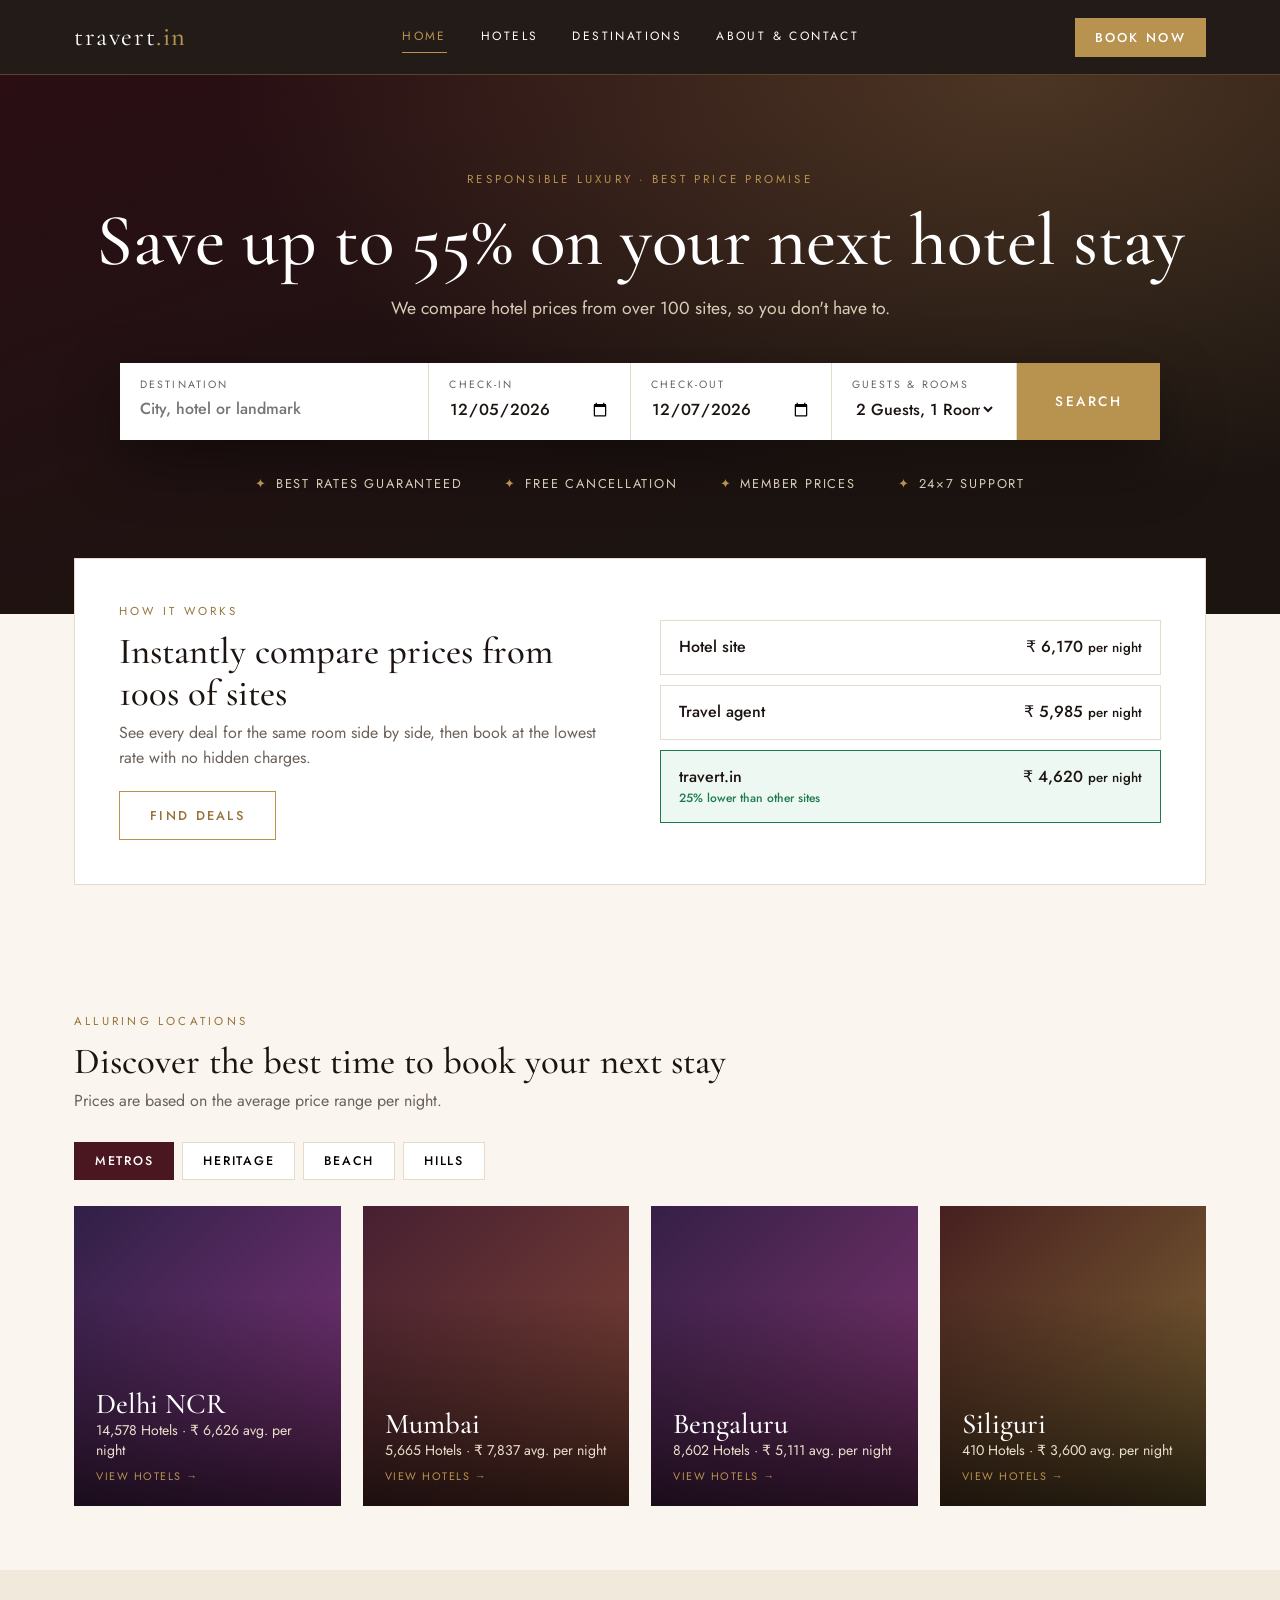
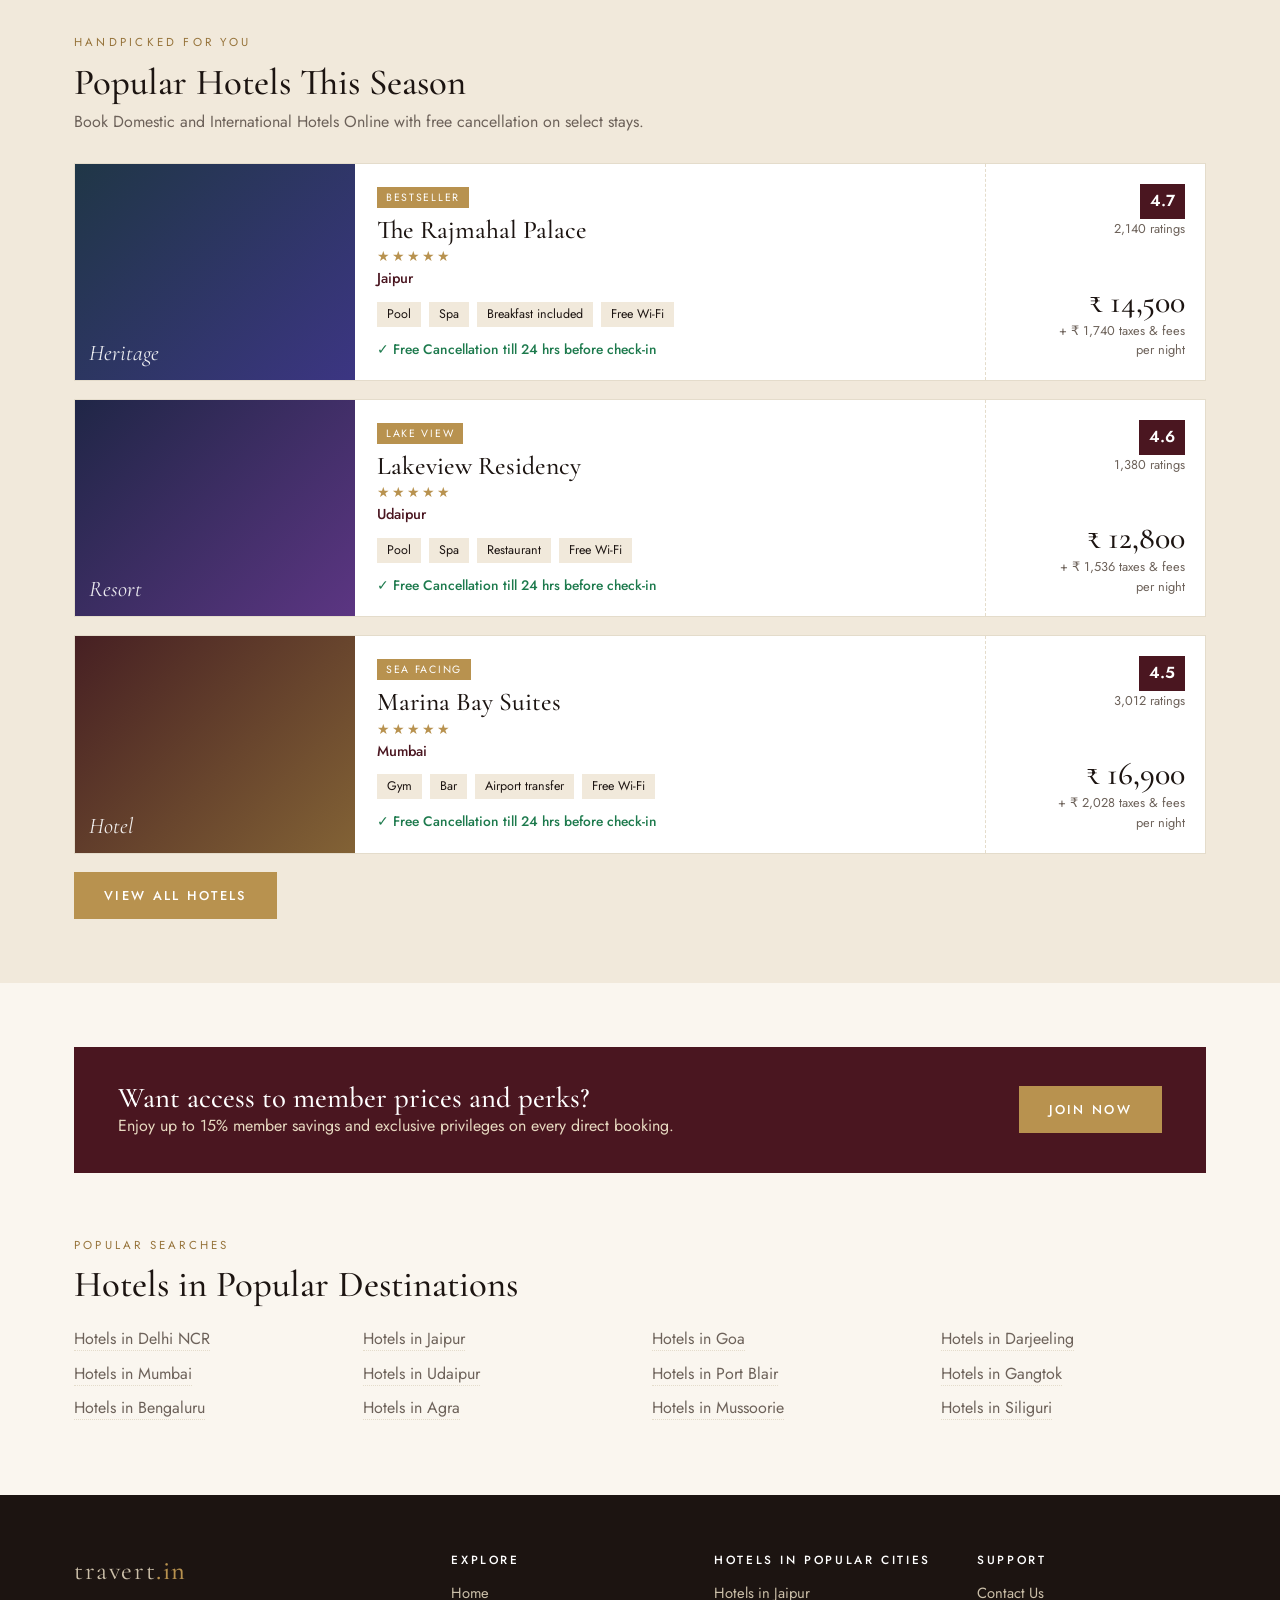
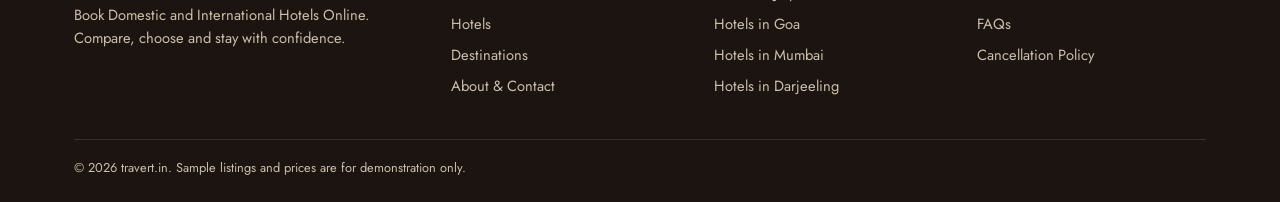
<file: index.html>
<!DOCTYPE html>
<html lang="en">
<head>
<meta charset="UTF-8">
<meta name="viewport" content="width=device-width, initial-scale=1.0">
<title>travert.in | Compare &amp; Book Hotels in India</title>
<meta name="description" content="Book domestic and international hotels online. Compare prices and book luxury stays across India.">
<link rel="preconnect" href="https://fonts.googleapis.com">
<link rel="preconnect" href="https://fonts.gstatic.com" crossorigin>
<link href="https://fonts.googleapis.com/css2?family=Cormorant+Garamond:wght@400;500;600&family=Jost:wght@400;500;600&display=swap" rel="stylesheet">
<link rel="stylesheet" href="assets/css/style.css">
</head>
<body>
<header class="top" id="top"></header>
<section class="hero">
  <div class="wrap">
    <span class="eyebrow" style="color:var(--gold)">Responsible luxury · Best price promise</span>
    <h1>Save up to 55% on your next hotel stay</h1>
    <p>We compare hotel prices from over 100 sites, so you don't have to.</p>
    <form class="search" id="search">
      <label><span>Destination</span><input name="city" list="cities" placeholder="City, hotel or landmark" autocomplete="off"></label>
      <label><span>Check-in</span><input type="date" name="cin"></label>
      <label><span>Check-out</span><input type="date" name="cout"></label>
      <label><span>Guests &amp; Rooms</span><select name="guests"><option value="1">1 Guest, 1 Room</option><option value="2" selected>2 Guests, 1 Room</option><option value="4">4 Guests, 2 Rooms</option></select></label>
      <button class="btn" type="submit">Search</button>
    </form>
    <datalist id="cities"></datalist>
    <div class="trust"><span><i>✦</i>Best Rates Guaranteed</span><span><i>✦</i>Free Cancellation</span><span><i>✦</i>Member Prices</span><span><i>✦</i>24×7 Support</span></div>
  </div>
</section>

<section style="padding-top:0">
  <div class="wrap" style="margin-top:-56px;position:relative">
    <div class="compare">
      <div><span class="eyebrow">How it works</span><h2>Instantly compare prices from 100s of sites</h2>
        <p class="sub" style="margin-bottom:20px">See every deal for the same room side by side, then book at the lowest rate with no hidden charges.</p><a class="btn ghost" href="hotels.html">Find Deals</a></div>
      <div class="rates">
        <div class="rate"><span>Hotel site</span><span>₹ 6,170 <small>per night</small></span></div>
        <div class="rate"><span>Travel agent</span><span>₹ 5,985 <small>per night</small></span></div>
        <div class="rate best"><span>travert.in<em>25% lower than other sites</em></span><span>₹ 4,620 <small>per night</small></span></div>
      </div>
    </div>
  </div>
</section>

<section>
  <div class="wrap">
    <span class="eyebrow">Alluring locations</span><h2>Discover the best time to book your next stay</h2>
    <p class="sub">Prices are based on the average price range per night.</p>
    <div class="tabs" id="home-tabs"></div><div class="grid" id="home-dest"></div>
  </div>
</section>

<section style="background:var(--sand)">
  <div class="wrap">
    <span class="eyebrow">Handpicked for you</span><h2>Popular Hotels This Season</h2>
    <p class="sub">Book Domestic and International Hotels Online with free cancellation on select stays.</p>
    <div id="featured"></div><a class="btn" href="hotels.html">View All Hotels</a>
  </div>
</section>

<section>
  <div class="wrap">
    <div class="member"><div><h3>Want access to member prices and perks?</h3><p>Enjoy up to 15% member savings and exclusive privileges on every direct booking.</p></div><a class="btn" href="contact.html">Join Now</a></div>
  </div>
</section>

<section style="padding-top:0">
  <div class="wrap"><span class="eyebrow">Popular searches</span><h2 style="margin-bottom:20px">Hotels in Popular Destinations</h2><ul class="quick" id="quick"></ul></div>
</section>
<footer class="foot" id="foot"></footer>
<script src="assets/js/data.js"></script>
<script src="assets/js/main.js"></script>
</body>
</html>
</file>
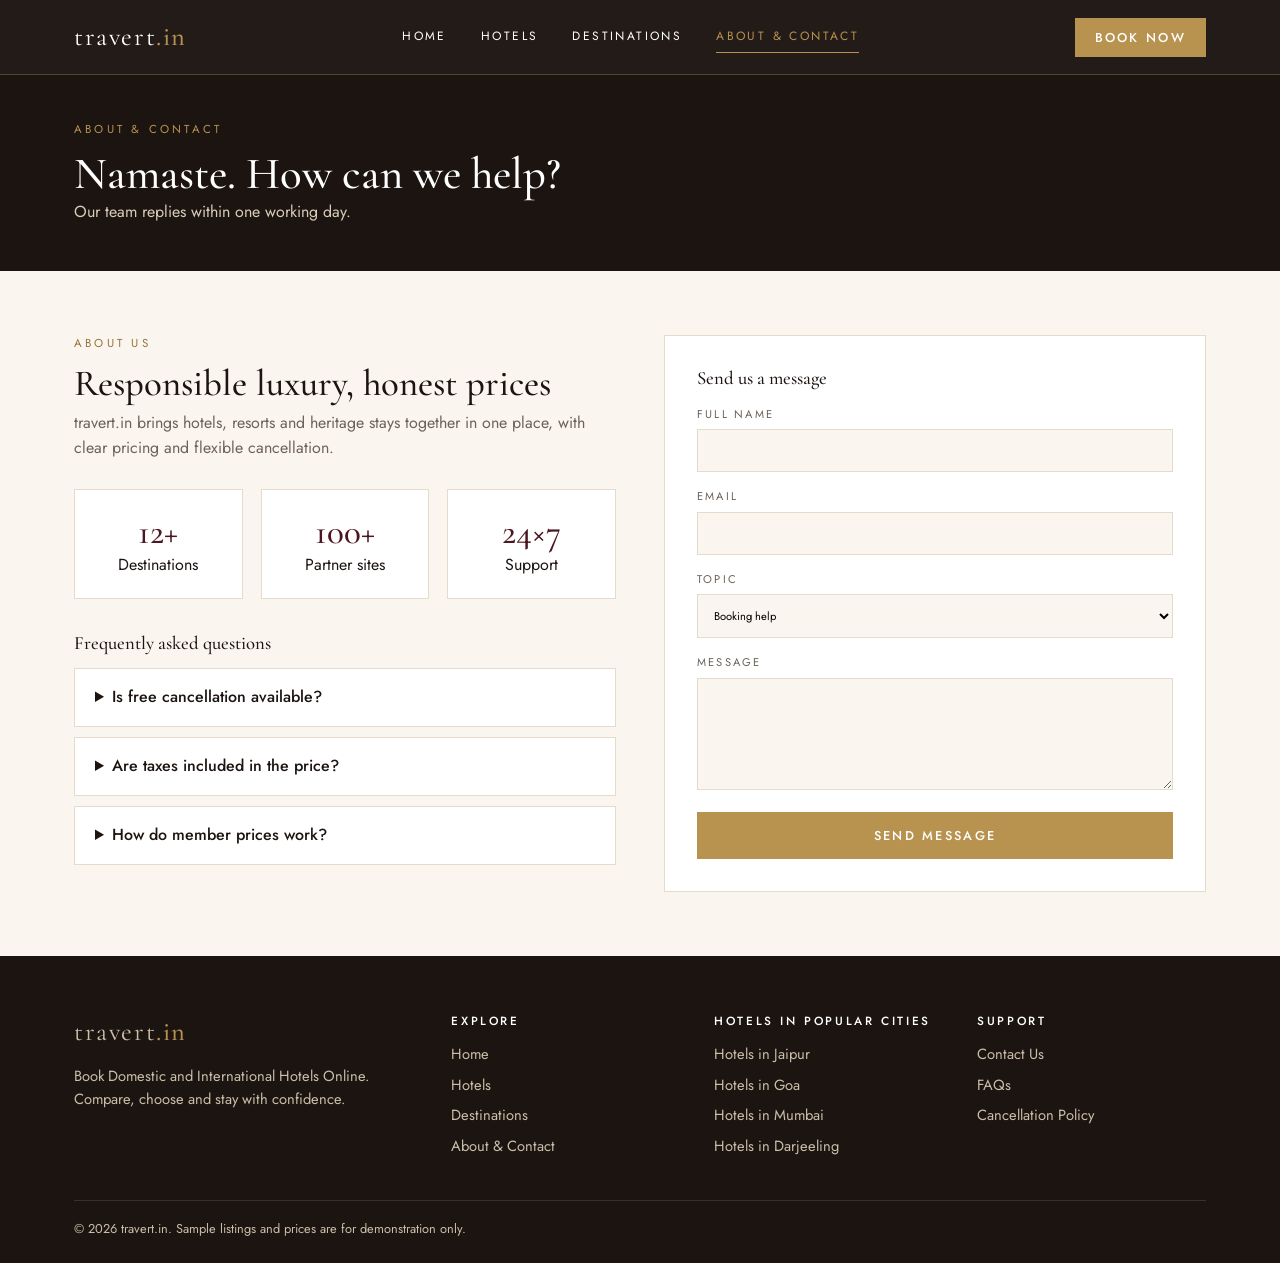
<file: contact.html>
<!DOCTYPE html>
<html lang="en">
<head>
<meta charset="UTF-8">
<meta name="viewport" content="width=device-width, initial-scale=1.0">
<title>About & Contact | travert.in</title>
<meta name="description" content="Learn about travert.in and get in touch with our team.">
<link rel="preconnect" href="https://fonts.googleapis.com">
<link rel="preconnect" href="https://fonts.gstatic.com" crossorigin>
<link href="https://fonts.googleapis.com/css2?family=Cormorant+Garamond:wght@400;500;600&family=Jost:wght@400;500;600&display=swap" rel="stylesheet">
<link rel="stylesheet" href="assets/css/style.css">
</head>
<body>
<header class="top" id="top"></header>
<div class="page-h"><div class="wrap"><span class="eyebrow" style="color:var(--gold)">About &amp; Contact</span><h1>Namaste. How can we help?</h1><p>Our team replies within one working day.</p></div></div>
<section><div class="wrap two">
  <div>
    <span class="eyebrow">About us</span><h2>Responsible luxury, honest prices</h2>
    <p class="sub">travert.in brings hotels, resorts and heritage stays together in one place, with clear pricing and flexible cancellation.</p>
    <div class="stats"><div><b>12+</b>Destinations</div><div><b>100+</b>Partner sites</div><div><b>24×7</b>Support</div></div>
    <div class="faq" id="faq" style="margin-top:34px"><h3 style="margin-bottom:14px">Frequently asked questions</h3>
      <details><summary>Is free cancellation available?</summary><p>Select properties offer free cancellation until 24 hours before check-in. Look for the green tick on the listing.</p></details>
      <details><summary>Are taxes included in the price?</summary><p>Prices show the room rate per night; taxes and fees are listed separately beneath it.</p></details>
      <details><summary>How do member prices work?</summary><p>Members get up to 15% off on direct bookings. Join using the form on this page.</p></details>
    </div>
  </div>
  <form class="contact" id="contact">
    <h3>Send us a message</h3>
    <div class="ok" id="thanks">Thank you. We have received your message and will get back to you shortly.</div>
    <label>Full name<input required name="name"></label>
    <label>Email<input required type="email" name="email"></label>
    <label>Topic<select name="topic"><option>Booking help</option><option>Become a member</option><option>List my property</option><option>Other</option></select></label>
    <label>Message<textarea required rows="5" name="msg"></textarea></label>
    <button class="btn" type="submit">Send Message</button>
  </form>
</div></section>
<footer class="foot" id="foot"></footer>
<script src="assets/js/data.js"></script>
<script src="assets/js/main.js"></script>
</body>
</html>
</file>
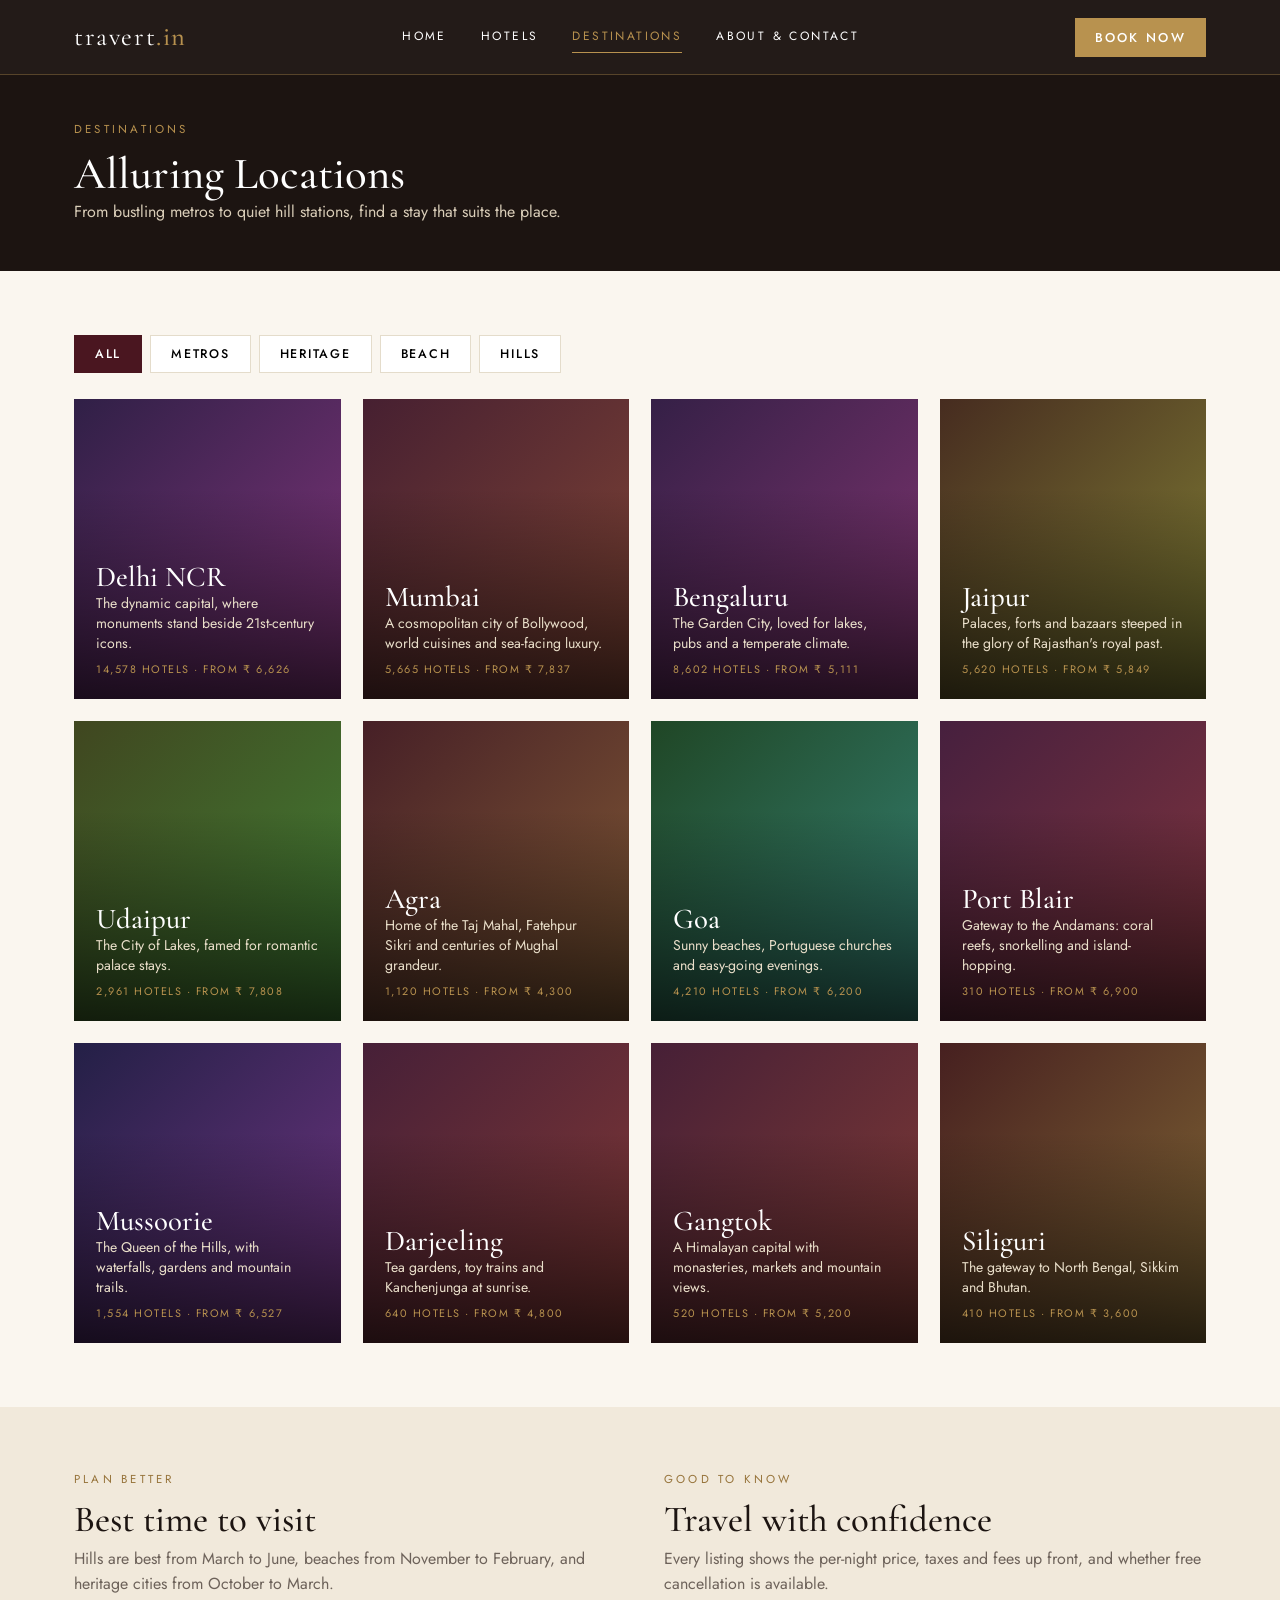
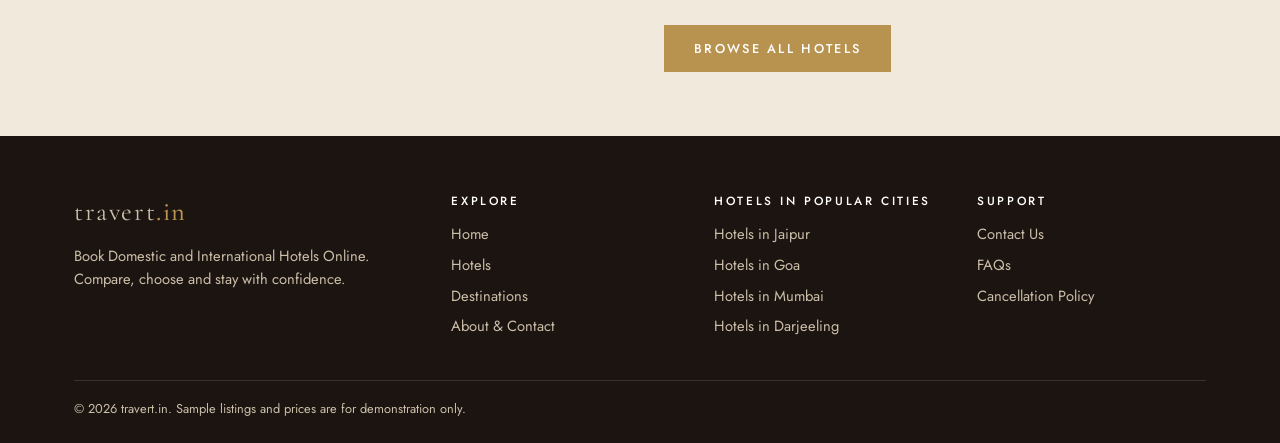
<file: destinations.html>
<!DOCTYPE html>
<html lang="en">
<head>
<meta charset="UTF-8">
<meta name="viewport" content="width=device-width, initial-scale=1.0">
<title>Destinations | travert.in</title>
<meta name="description" content="Explore metros, heritage cities, beaches and hill stations across India.">
<link rel="preconnect" href="https://fonts.googleapis.com">
<link rel="preconnect" href="https://fonts.gstatic.com" crossorigin>
<link href="https://fonts.googleapis.com/css2?family=Cormorant+Garamond:wght@400;500;600&family=Jost:wght@400;500;600&display=swap" rel="stylesheet">
<link rel="stylesheet" href="assets/css/style.css">
</head>
<body>
<header class="top" id="top"></header>
<div class="page-h"><div class="wrap"><span class="eyebrow" style="color:var(--gold)">Destinations</span><h1>Alluring Locations</h1><p>From bustling metros to quiet hill stations, find a stay that suits the place.</p></div></div>
<section><div class="wrap"><div class="tabs" id="d-tabs"></div><div class="grid" id="d-grid"></div></div></section>
<section style="background:var(--sand)"><div class="wrap two">
  <div><span class="eyebrow">Plan better</span><h2>Best time to visit</h2><p class="sub">Hills are best from March to June, beaches from November to February, and heritage cities from October to March.</p></div>
  <div><span class="eyebrow">Good to know</span><h2>Travel with confidence</h2><p class="sub">Every listing shows the per-night price, taxes and fees up front, and whether free cancellation is available.</p><a class="btn" href="hotels.html">Browse All Hotels</a></div>
</div></section>
<footer class="foot" id="foot"></footer>
<script src="assets/js/data.js"></script>
<script src="assets/js/main.js"></script>
</body>
</html>
</file>
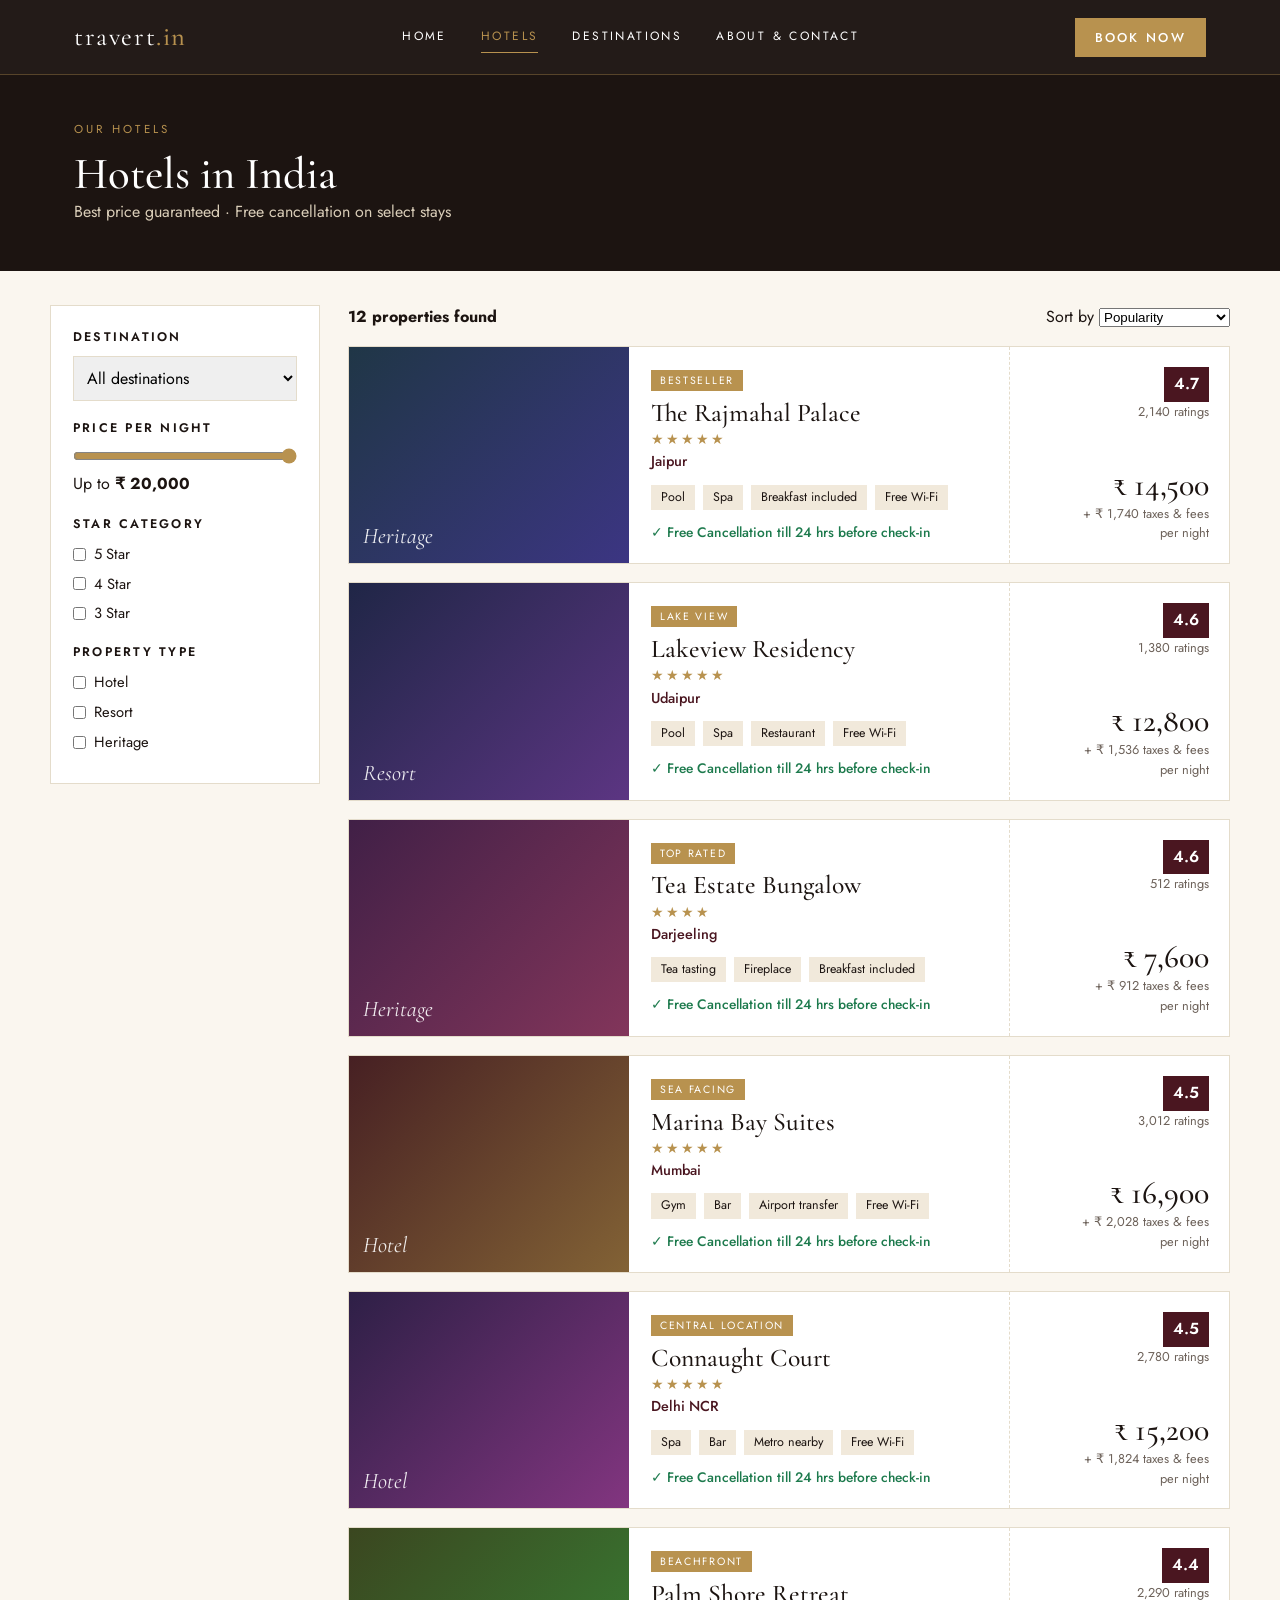
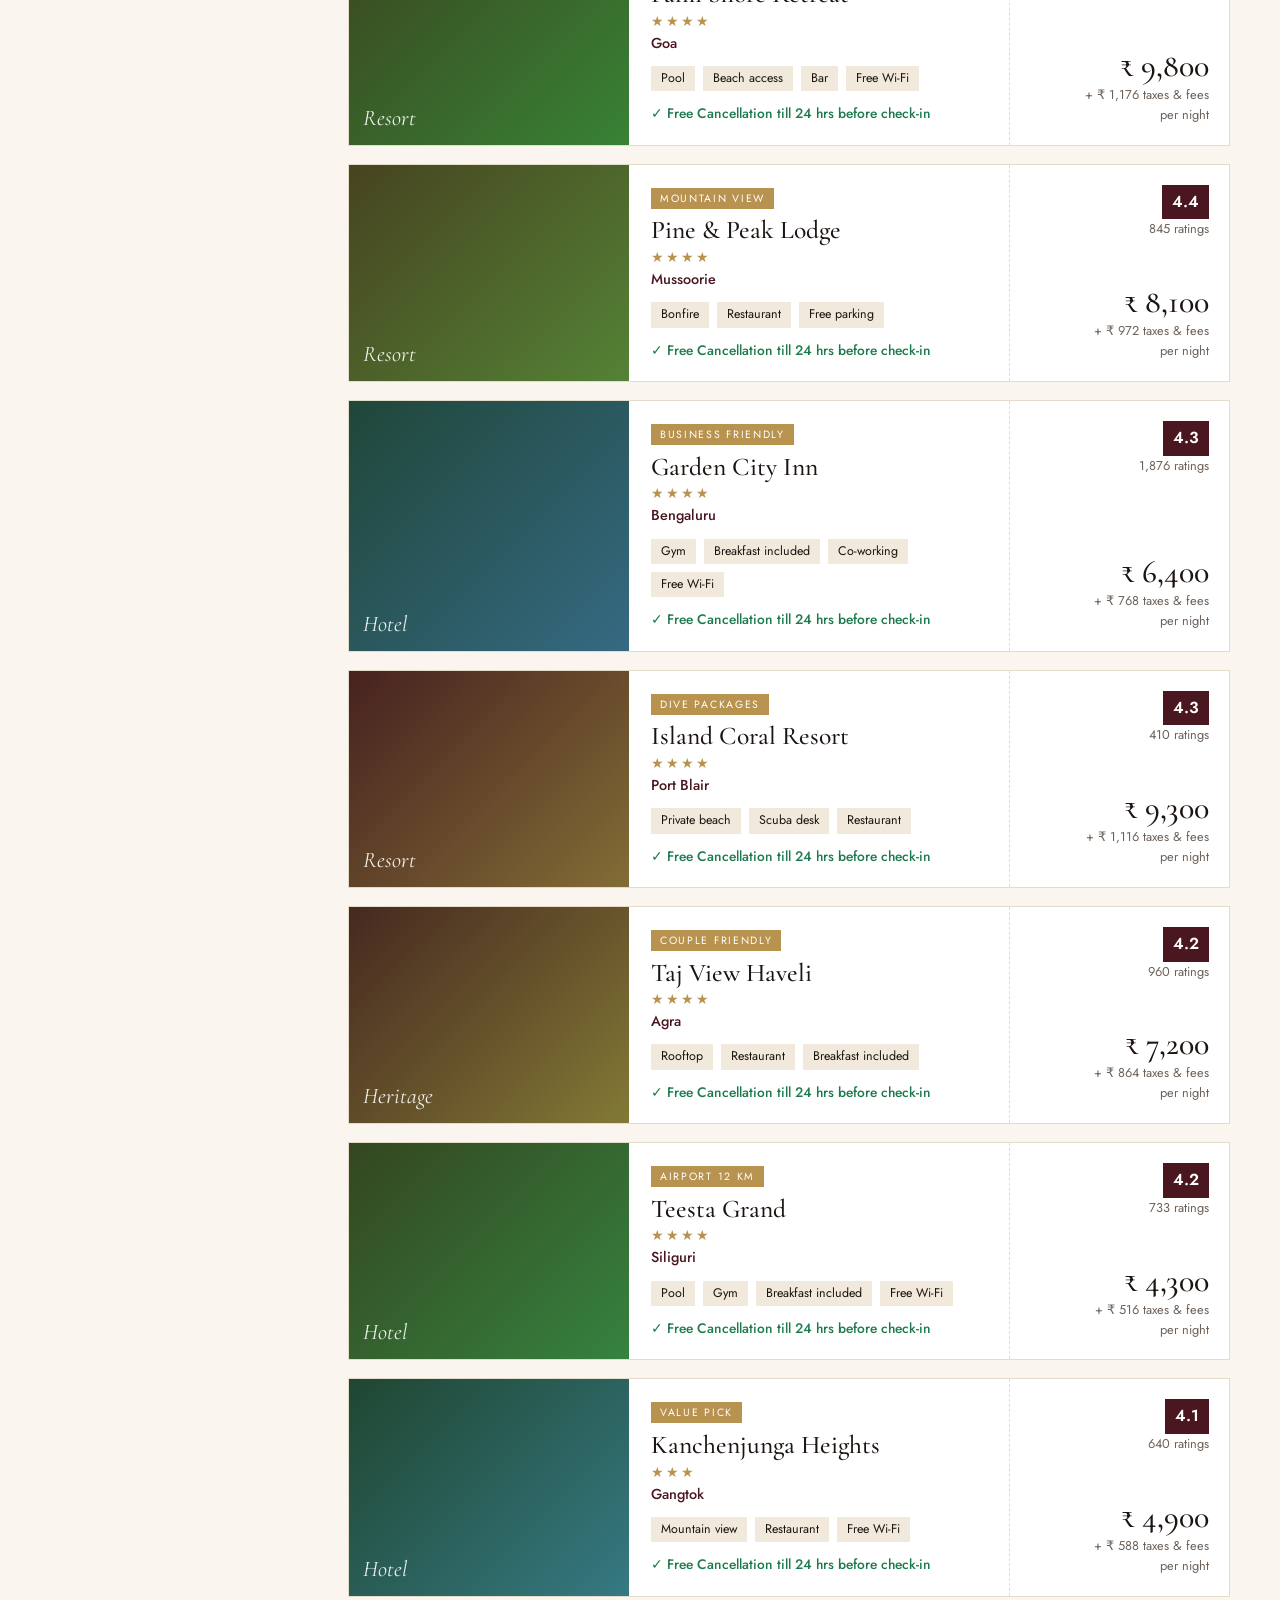
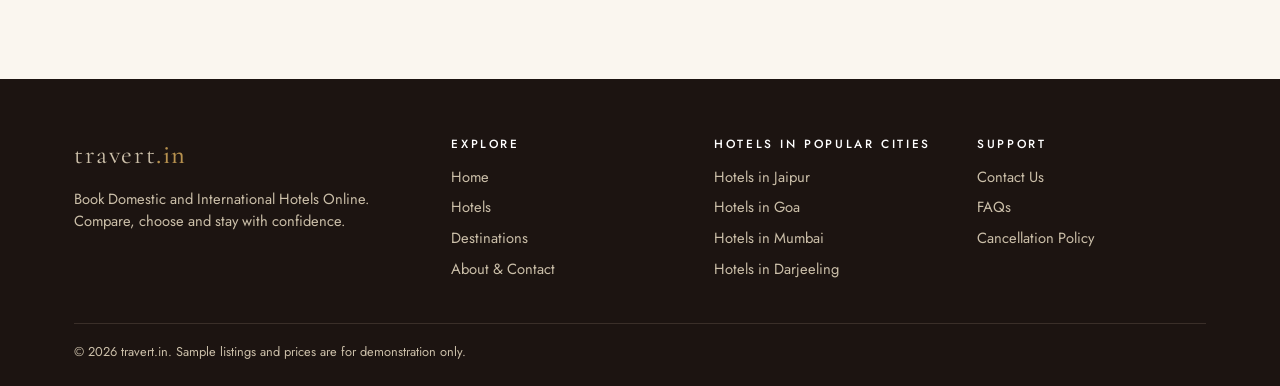
<file: hotels.html>
<!DOCTYPE html>
<html lang="en">
<head>
<meta charset="UTF-8">
<meta name="viewport" content="width=device-width, initial-scale=1.0">
<title>Hotels | travert.in</title>
<meta name="description" content="Browse and filter hotels, resorts and heritage stays across India.">
<link rel="preconnect" href="https://fonts.googleapis.com">
<link rel="preconnect" href="https://fonts.gstatic.com" crossorigin>
<link href="https://fonts.googleapis.com/css2?family=Cormorant+Garamond:wght@400;500;600&family=Jost:wght@400;500;600&display=swap" rel="stylesheet">
<link rel="stylesheet" href="assets/css/style.css">
</head>
<body>
<header class="top" id="top"></header>
<div class="page-h"><div class="wrap"><span class="eyebrow" style="color:var(--gold)">Our Hotels</span><h1 id="h-title">Hotels in India</h1><p>Best price guaranteed · Free cancellation on select stays</p></div></div>
<div class="wrap layout">
  <aside class="filters">
    <h4>Destination</h4><select id="f-city" data-f="city"></select>
    <h4>Price per night</h4><input type="range" min="3000" max="20000" step="500" value="20000" data-f="price"><div>Up to <b id="max-v"></b></div>
    <h4>Star Category</h4>
    <label><input type="checkbox" data-f="star" value="5"> 5 Star</label><label><input type="checkbox" data-f="star" value="4"> 4 Star</label><label><input type="checkbox" data-f="star" value="3"> 3 Star</label>
    <h4>Property Type</h4>
    <label><input type="checkbox" data-f="type" value="Hotel"> Hotel</label><label><input type="checkbox" data-f="type" value="Resort"> Resort</label><label><input type="checkbox" data-f="type" value="Heritage"> Heritage</label>
  </aside>
  <main>
    <div class="bar"><b id="count"></b><label>Sort by&nbsp;<select data-f="sort"><option value="pop">Popularity</option><option value="lo">Price: Low to High</option><option value="hi">Price: High to Low</option></select></label></div>
    <div id="list"></div>
  </main>
</div>
<footer class="foot" id="foot"></footer>
<script src="assets/js/data.js"></script>
<script src="assets/js/main.js"></script>
</body>
</html>
</file>
<file: assets/css/style.css>
:root{--ink:#1c1411;--maroon:#4a1620;--gold:#b8924f;--gold-d:#96733a;--ivory:#faf6ef;--sand:#f1e9db;--line:#e4dccb;--mute:#6d625a;--white:#fff;--ok:#1d7a4d;
--serif:"Cormorant Garamond",Georgia,serif;--sans:"Jost","Segoe UI",Arial,sans-serif}
*{box-sizing:border-box;margin:0;padding:0}
html{scroll-behavior:smooth}
body{font-family:var(--sans);color:var(--ink);background:var(--ivory);line-height:1.55;font-size:16px}
a{color:inherit;text-decoration:none}img{max-width:100%}
.wrap{max-width:1180px;margin:0 auto;padding:0 24px}
h1,h2,h3{font-family:var(--serif);font-weight:500;line-height:1.15}
h2{font-size:2.3rem;margin-bottom:6px}
.eyebrow{font-size:.72rem;letter-spacing:.28em;text-transform:uppercase;color:var(--gold-d);margin-bottom:10px;display:block}
.sub{color:var(--mute);margin-bottom:28px;max-width:640px}
section{padding:64px 0}
.btn{display:inline-block;background:var(--gold);color:#fff;border:0;padding:14px 30px;font:500 .8rem var(--sans);letter-spacing:.18em;text-transform:uppercase;cursor:pointer;transition:.25s}
.btn:hover{background:var(--gold-d)}
.btn.ghost{background:transparent;border:1px solid var(--gold);color:var(--gold-d)}
.btn.ghost:hover{background:var(--gold);color:#fff}
/* header */
.top{position:sticky;top:0;z-index:50;background:rgba(28,20,17,.97);color:#fff;border-bottom:1px solid rgba(184,146,79,.35)}
.top .wrap{display:flex;align-items:center;justify-content:space-between;height:74px}
.logo{font-family:var(--serif);font-size:1.65rem;letter-spacing:.06em}.logo b{color:var(--gold);font-weight:500}
.nav{display:flex;gap:34px}
.nav a{font-size:.75rem;letter-spacing:.2em;text-transform:uppercase;padding:6px 0;border-bottom:1px solid transparent}
.nav a:hover,.nav a.on{border-color:var(--gold);color:var(--gold)}
.top .btn{padding:10px 20px}
.burger{display:none;background:none;border:0;color:#fff;font-size:1.6rem;cursor:pointer}
/* hero */
.hero{background:radial-gradient(ellipse at 80% 0,rgba(184,146,79,.28),transparent 55%),linear-gradient(160deg,#2a0e14,#1c1411 70%);color:#fff;padding:96px 0 120px;text-align:center}
.hero h1{font-size:clamp(2.6rem,6vw,4.6rem);margin-bottom:12px}
.hero p{color:#d9cdb8;font-size:1.1rem;margin-bottom:40px}
.search{background:#fff;color:var(--ink);display:grid;grid-template-columns:2fr 1.3fr 1.3fr 1.2fr auto;gap:0;max-width:1040px;margin:0 auto;box-shadow:0 22px 60px rgba(0,0,0,.4);text-align:left}
.search label{padding:14px 20px;border-right:1px solid var(--line);display:block}
.search span{display:block;font-size:.66rem;letter-spacing:.2em;text-transform:uppercase;color:var(--mute)}
.search input,.search select{width:100%;border:0;outline:0;font:500 1rem var(--sans);padding:4px 0;background:transparent;color:var(--ink)}
.search .btn{padding:0 38px;font-size:.85rem}
.trust{display:flex;justify-content:center;gap:42px;margin-top:34px;flex-wrap:wrap;font-size:.8rem;letter-spacing:.14em;text-transform:uppercase;color:#d9cdb8}
.trust i{color:var(--gold);font-style:normal;margin-right:8px}
/* compare strip (trivago style) */
.compare{background:var(--white);border:1px solid var(--line);display:grid;grid-template-columns:1fr 1fr;align-items:center;gap:40px;padding:44px}
.rates{display:grid;gap:10px}
.rate{display:flex;justify-content:space-between;border:1px solid var(--line);padding:14px 18px;font-weight:500}
.rate.best{border-color:var(--ok);background:#eef8f2}.rate.best em{color:var(--ok);font-style:normal;font-size:.75rem;display:block}
/* tabs & cards */
.tabs{display:flex;gap:8px;flex-wrap:wrap;margin-bottom:26px}
.tab{padding:9px 20px;border:1px solid var(--line);background:#fff;cursor:pointer;font:500 .78rem var(--sans);letter-spacing:.14em;text-transform:uppercase}
.tab.on,.tab:hover{background:var(--maroon);color:#fff;border-color:var(--maroon)}
.grid{display:grid;grid-template-columns:repeat(auto-fill,minmax(260px,1fr));gap:22px}
.dest{position:relative;min-height:300px;color:#fff;display:flex;flex-direction:column;justify-content:flex-end;padding:22px;overflow:hidden;transition:.3s}
.dest:hover{transform:translateY(-4px);box-shadow:0 16px 36px rgba(0,0,0,.25)}
.dest::before{content:"";position:absolute;inset:0;background:linear-gradient(transparent 30%,rgba(0,0,0,.72))}
.dest>*{position:relative}.dest h3{font-size:1.8rem}.dest p{font-size:.88rem;color:#eadfca}
.dest small{letter-spacing:.14em;text-transform:uppercase;font-size:.68rem;color:var(--gold);margin-top:8px}
.pic{background:var(--g);display:flex;align-items:flex-end;padding:14px;color:rgba(255,255,255,.9);font:italic 1.4rem var(--serif)}
.pic img{width:100%;height:100%;object-fit:cover}
.tag{background:var(--gold);color:#fff;font-size:.66rem;letter-spacing:.16em;text-transform:uppercase;padding:3px 9px}
.quick{columns:4 200px;column-gap:24px;list-style:none}
.quick li{margin-bottom:10px}.quick a{color:var(--mute);border-bottom:1px dotted var(--line)}.quick a:hover{color:var(--maroon)}
.member{background:var(--maroon);color:#fff;display:flex;justify-content:space-between;align-items:center;gap:20px;padding:34px 44px;flex-wrap:wrap}
.member h3{font-size:1.8rem}.member p{color:#e7d9c0}
/* hotel listing (MakeMyTrip style) */
.page-h{background:var(--ink);color:#fff;padding:46px 0}
.page-h h1{font-size:2.8rem}.page-h p{color:#d9cdb8}
.layout{display:grid;grid-template-columns:270px 1fr;gap:28px;padding:34px 0 64px;align-items:start}
.filters{background:#fff;border:1px solid var(--line);padding:22px;position:sticky;top:96px}
.filters h4{font:600 .78rem var(--sans);letter-spacing:.18em;text-transform:uppercase;margin:18px 0 10px}
.filters h4:first-child{margin-top:0}
.filters label{display:flex;gap:8px;align-items:center;font-size:.92rem;margin-bottom:7px;cursor:pointer}
.filters input[type=range]{width:100%;accent-color:var(--gold)}
.filters select{width:100%;padding:9px;border:1px solid var(--line);font:inherit}
.bar{display:flex;justify-content:space-between;align-items:center;margin-bottom:16px;flex-wrap:wrap;gap:10px}
.hcard{display:grid;grid-template-columns:280px 1fr 220px;background:#fff;border:1px solid var(--line);margin-bottom:18px;transition:.25s}
.hcard:hover{box-shadow:0 12px 30px rgba(0,0,0,.12)}
.hcard .pic{min-height:210px}
.hbody{padding:20px 22px}.hbody h3{font-size:1.6rem;margin:6px 0 2px}
.loc{color:var(--maroon);font-size:.9rem;font-weight:500}
.am{display:flex;gap:8px;flex-wrap:wrap;margin:12px 0}.am span{font-size:.78rem;background:var(--sand);padding:3px 10px}
.free{color:var(--ok);font-size:.86rem;font-weight:500}
.hprice{border-left:1px dashed var(--line);padding:20px;text-align:right;display:flex;flex-direction:column;justify-content:space-between;align-items:flex-end}
.score{background:var(--maroon);color:#fff;padding:5px 10px;font-weight:600;display:inline-block}
.hprice strong{font:500 2rem var(--serif);display:block}.hprice small{color:var(--mute);display:block;font-size:.8rem}
.stars{color:var(--gold);letter-spacing:2px;font-size:.85rem}
.empty{padding:50px;text-align:center;background:#fff;border:1px dashed var(--line)}
/* about / contact */
.two{display:grid;grid-template-columns:1fr 1fr;gap:48px}
.stats{display:grid;grid-template-columns:repeat(3,1fr);gap:18px;margin-top:26px}
.stats div{background:#fff;border:1px solid var(--line);padding:20px;text-align:center}.stats b{display:block;font:500 2.2rem var(--serif);color:var(--maroon)}
form.contact{background:#fff;border:1px solid var(--line);padding:32px;display:grid;gap:16px}
form.contact label{font-size:.7rem;letter-spacing:.2em;text-transform:uppercase;color:var(--mute)}
form.contact input,form.contact select,form.contact textarea{width:100%;padding:12px;border:1px solid var(--line);font:inherit;margin-top:6px;background:var(--ivory)}
.ok{background:#eef8f2;border:1px solid var(--ok);color:var(--ok);padding:14px;display:none}
.faq details{background:#fff;border:1px solid var(--line);padding:16px 20px;margin-bottom:10px}.faq summary{cursor:pointer;font-weight:500}
/* footer */
.foot{background:var(--ink);color:#cbbfa9;padding:56px 0 24px;font-size:.92rem}
.fcols{display:grid;grid-template-columns:1.5fr 1fr 1fr 1fr;gap:34px}
.foot h5{color:#fff;font:500 .74rem var(--sans);letter-spacing:.22em;text-transform:uppercase;margin-bottom:14px}
.foot a{display:block;margin-bottom:8px}.foot a:hover{color:var(--gold)}
.copy{border-top:1px solid #3a2f29;margin-top:34px;padding-top:18px;font-size:.8rem}
@media(max-width:900px){
.nav{display:none;position:absolute;top:74px;left:0;right:0;background:var(--ink);flex-direction:column;padding:20px 24px;gap:16px}.nav.open{display:flex}.burger{display:block}.top .btn{display:none}
.search{grid-template-columns:1fr}.search label{border-right:0;border-bottom:1px solid var(--line)}.search .btn{padding:16px}
.compare,.two{grid-template-columns:1fr}.layout{grid-template-columns:1fr}.filters{position:static}
.hcard{grid-template-columns:1fr}.hprice{border-left:0;border-top:1px dashed var(--line);flex-direction:row;align-items:center}
.fcols{grid-template-columns:1fr 1fr}.member{padding:28px}}
.dest.pic{align-items:stretch;padding:22px;font:400 1rem var(--sans);color:#fff}
</file>
